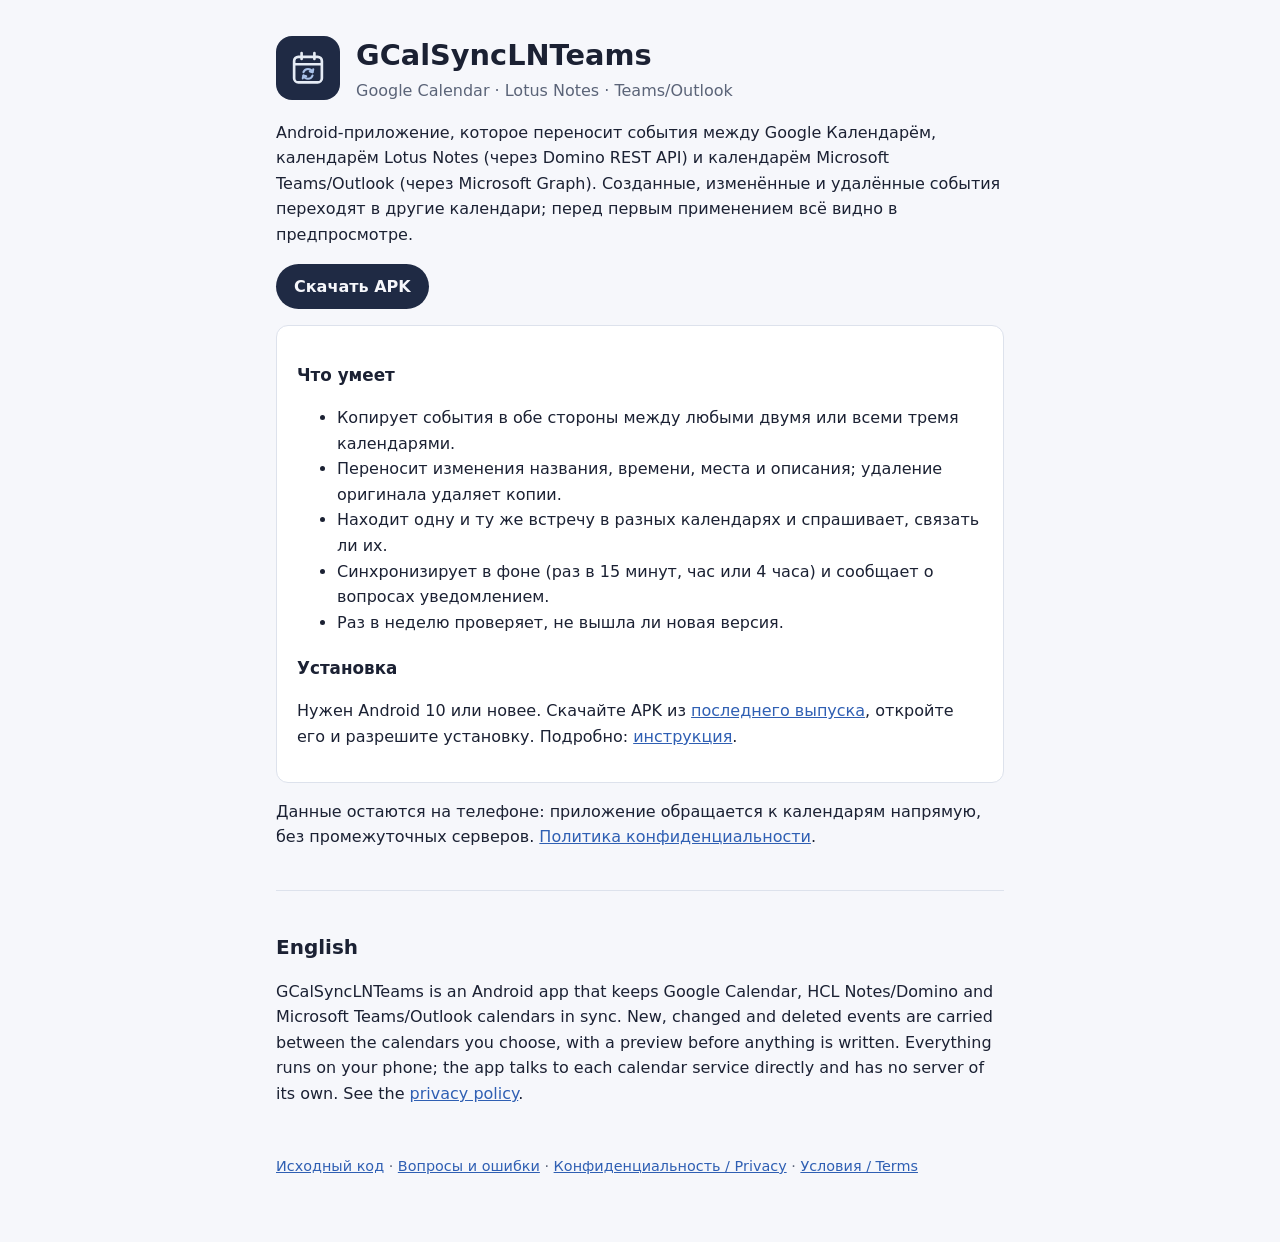
<file: index.html>
<!doctype html>
<html lang="ru">
<head>
<meta charset="utf-8">
<meta name="viewport" content="width=device-width,initial-scale=1">
<title>GCalSyncLNTeams</title>
<meta name="description" content="Синхронизация календарей Google, Lotus Notes (HCL Domino) и Microsoft Teams/Outlook на Android.">
<link rel="icon" href="icon.svg">
<link rel="stylesheet" href="style.css">
</head>
<body>
<main>
<header><img src="icon.svg" alt=""><div><h1>GCalSyncLNTeams</h1><div class="muted">Google Calendar · Lotus Notes · Teams/Outlook</div></div></header>

<p>Android-приложение, которое переносит события между Google Календарём, календарём Lotus Notes (через Domino REST API) и календарём Microsoft Teams/Outlook (через Microsoft Graph). Созданные, изменённые и удалённые события переходят в другие календари; перед первым применением всё видно в предпросмотре.</p>

<p><a class="button" href="https://github.com/gudim/GCal2LN2Teams/releases/latest">Скачать APK</a></p>

<div class="card">
<h3>Что умеет</h3>
<ul>
<li>Копирует события в обе стороны между любыми двумя или всеми тремя календарями.</li>
<li>Переносит изменения названия, времени, места и описания; удаление оригинала удаляет копии.</li>
<li>Находит одну и ту же встречу в разных календарях и спрашивает, связать ли их.</li>
<li>Синхронизирует в фоне (раз в 15 минут, час или 4 часа) и сообщает о вопросах уведомлением.</li>
<li>Раз в неделю проверяет, не вышла ли новая версия.</li>
</ul>
<h3>Установка</h3>
<p>Нужен Android 10 или новее. Скачайте APK из <a href="https://github.com/gudim/GCal2LN2Teams/releases/latest">последнего выпуска</a>, откройте его и разрешите установку. Подробно: <a href="https://github.com/gudim/GCal2LN2Teams/blob/main/mobile/INSTALL.md">инструкция</a>.</p>
</div>

<p>Данные остаются на телефоне: приложение обращается к календарям напрямую, без промежуточных серверов. <a href="privacy.html">Политика конфиденциальности</a>.</p>

<hr>

<h2 lang="en">English</h2>
<p lang="en">GCalSyncLNTeams is an Android app that keeps Google Calendar, HCL Notes/Domino and Microsoft Teams/Outlook calendars in sync. New, changed and deleted events are carried between the calendars you choose, with a preview before anything is written. Everything runs on your phone; the app talks to each calendar service directly and has no server of its own. See the <a href="privacy.html">privacy policy</a>.</p>

<footer>
<a href="https://github.com/gudim/GCal2LN2Teams">Исходный код</a> ·
<a href="https://github.com/gudim/GCal2LN2Teams/issues">Вопросы и ошибки</a> ·
<a href="privacy.html">Конфиденциальность / Privacy</a> ·
<a href="terms.html">Условия / Terms</a>
</footer>
</main>
</body>
</html>
</file>
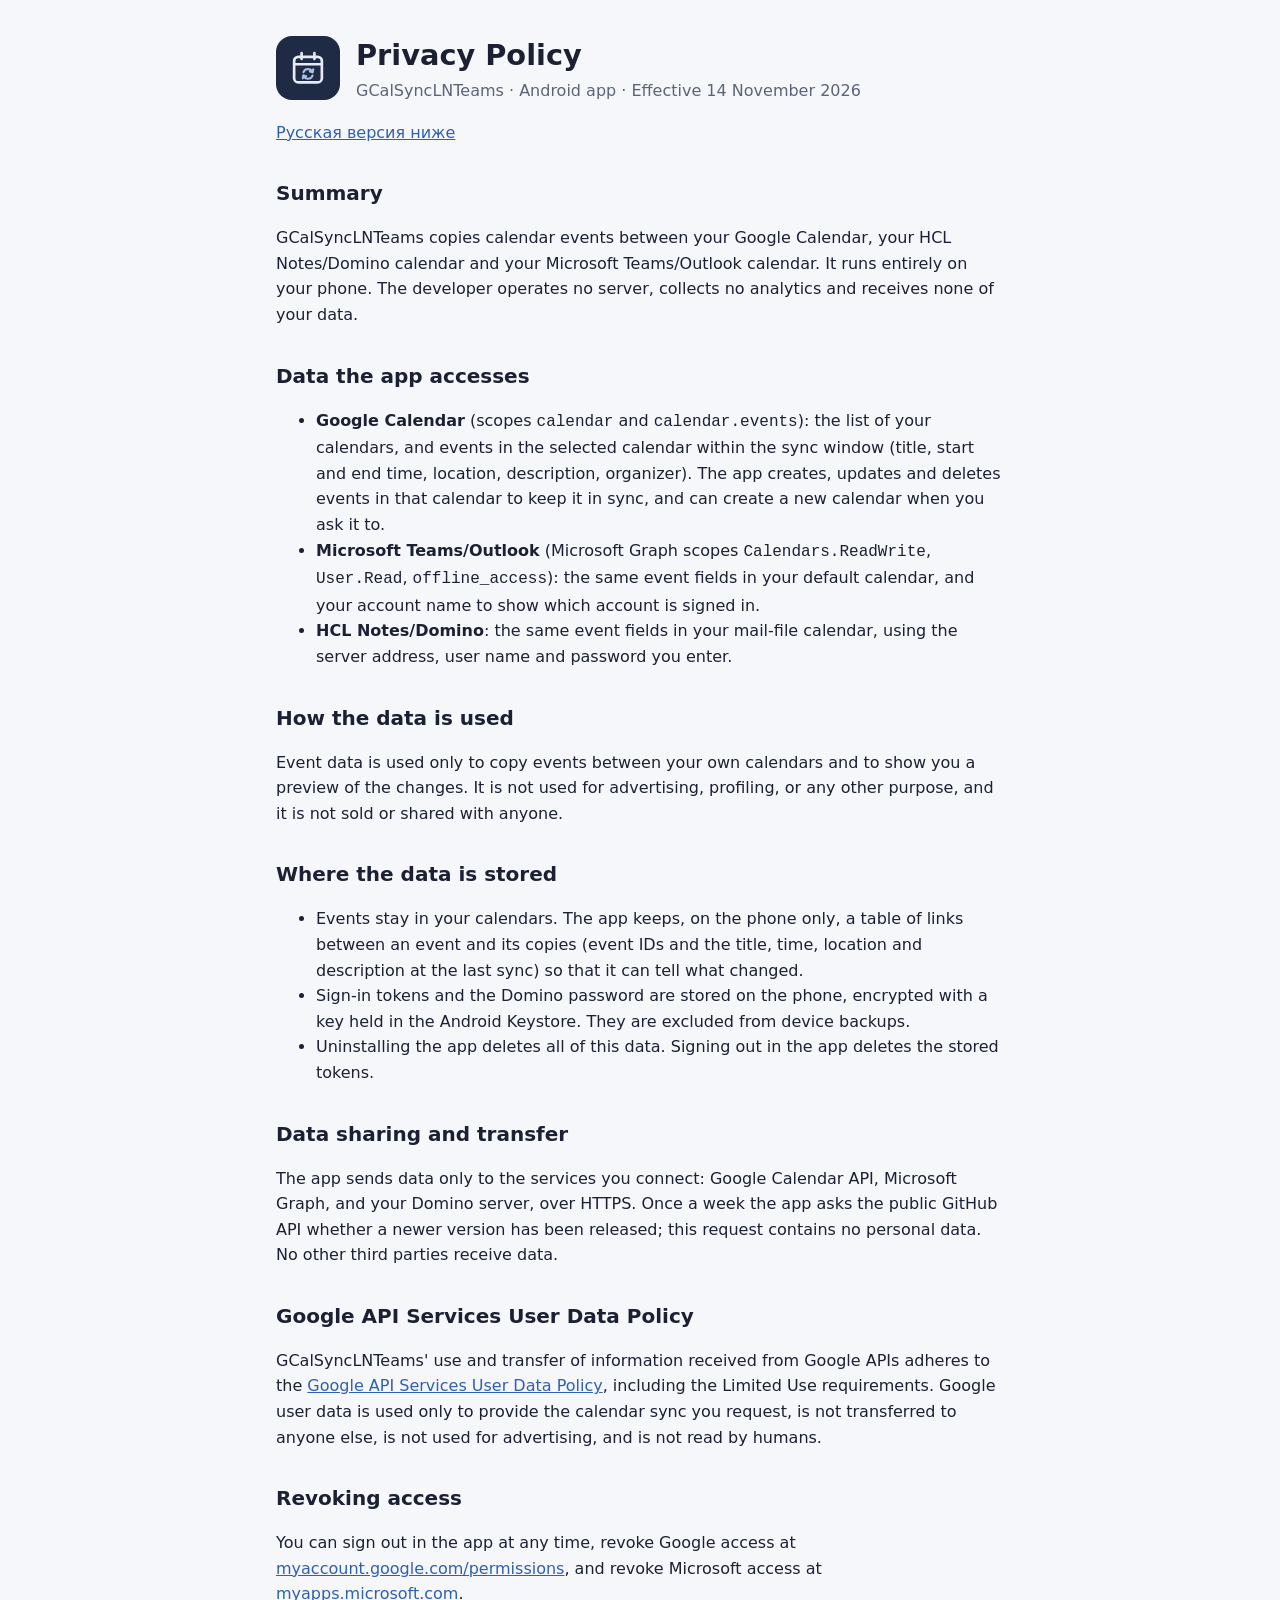
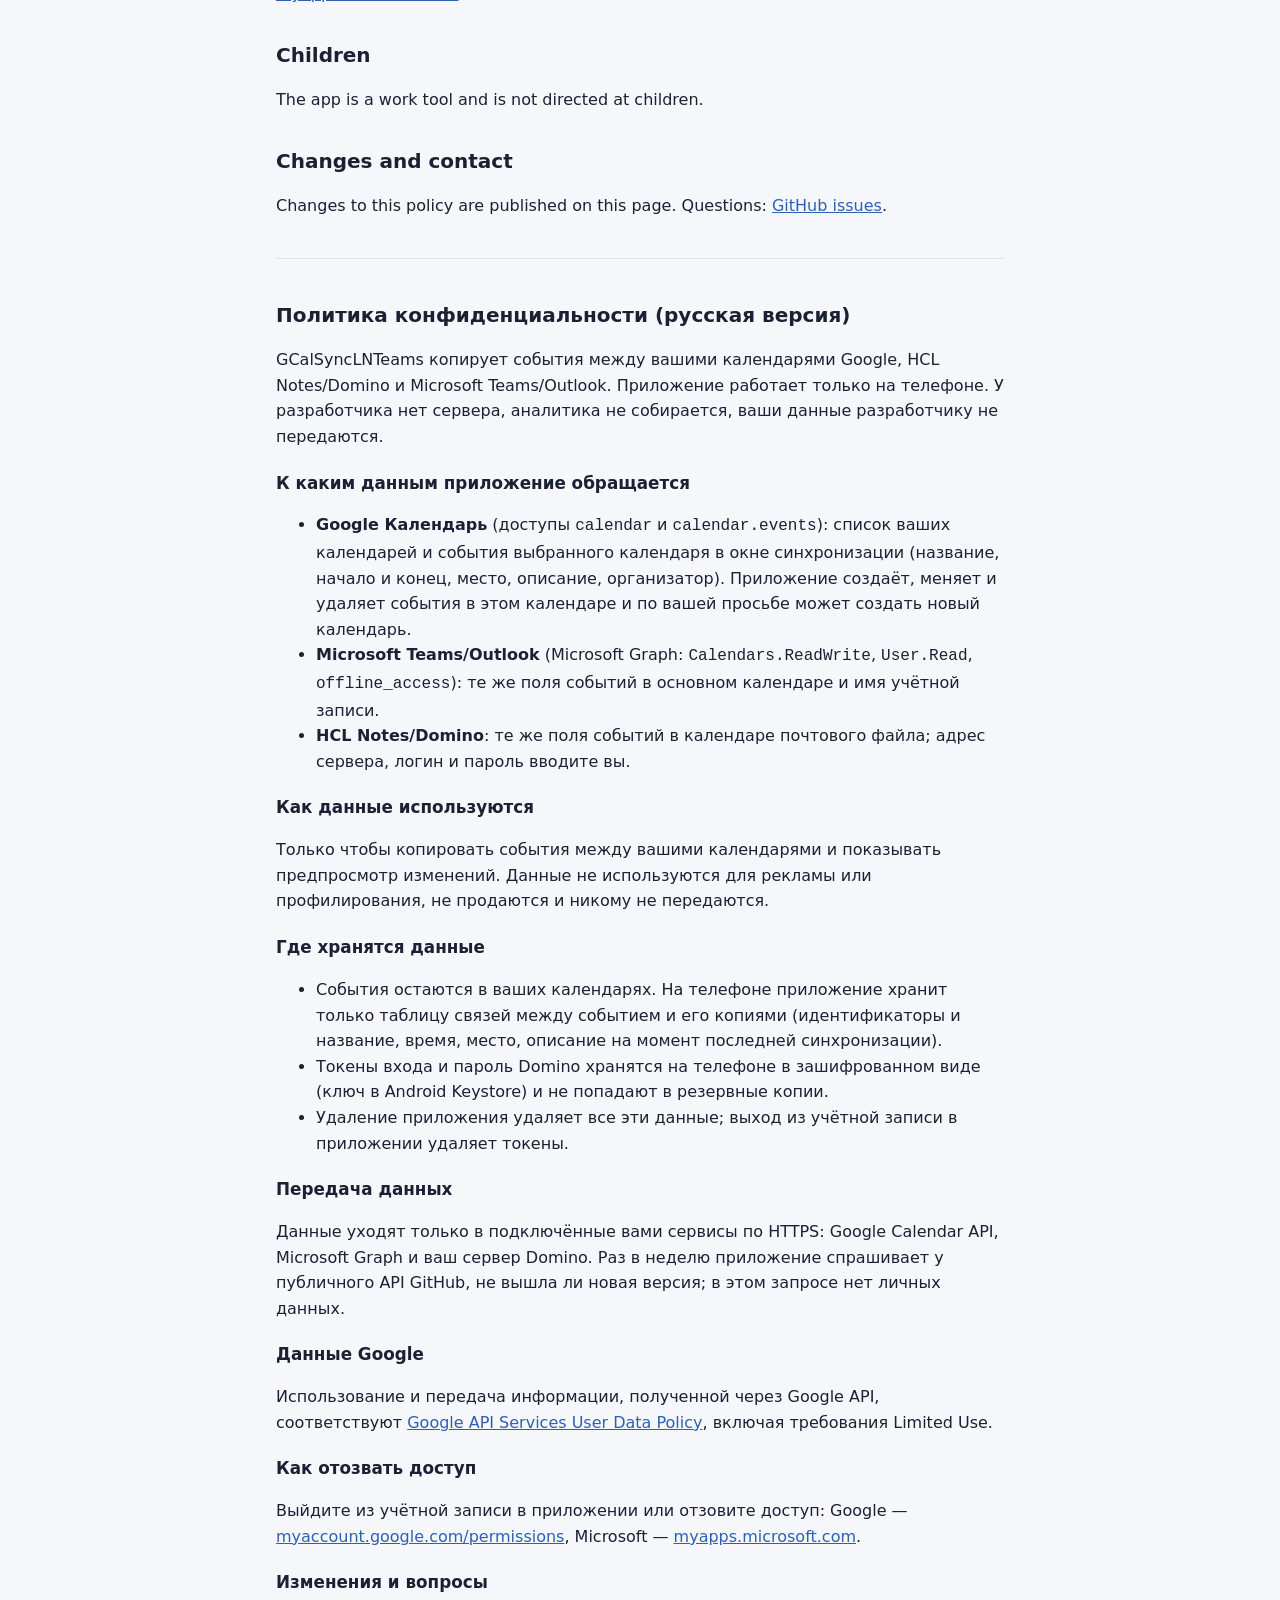
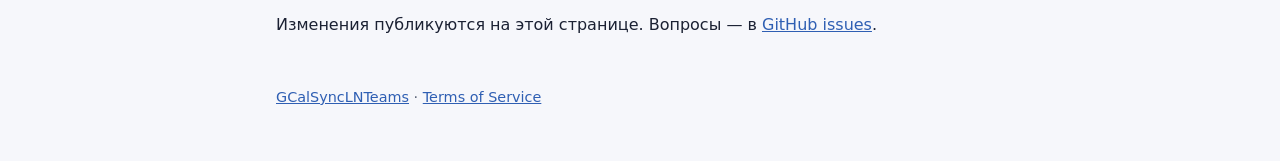
<file: privacy.html>
<!doctype html>
<html lang="en">
<head>
<meta charset="utf-8">
<meta name="viewport" content="width=device-width,initial-scale=1">
<title>Privacy Policy</title>
<link rel="icon" href="icon.svg">
<link rel="stylesheet" href="style.css">
</head>
<body>
<main>
<header><img src="icon.svg" alt=""><div><h1>Privacy Policy</h1><div class="muted">GCalSyncLNTeams · Android app · Effective 14 November 2026</div></div></header>

<p><a href="#ru">Русская версия ниже</a></p>

<h2>Summary</h2>
<p>GCalSyncLNTeams copies calendar events between your Google Calendar, your HCL Notes/Domino calendar and your Microsoft Teams/Outlook calendar. It runs entirely on your phone. The developer operates no server, collects no analytics and receives none of your data.</p>

<h2>Data the app accesses</h2>
<ul>
<li><b>Google Calendar</b> (scopes <code>calendar</code> and <code>calendar.events</code>): the list of your calendars, and events in the selected calendar within the sync window (title, start and end time, location, description, organizer). The app creates, updates and deletes events in that calendar to keep it in sync, and can create a new calendar when you ask it to.</li>
<li><b>Microsoft Teams/Outlook</b> (Microsoft Graph scopes <code>Calendars.ReadWrite</code>, <code>User.Read</code>, <code>offline_access</code>): the same event fields in your default calendar, and your account name to show which account is signed in.</li>
<li><b>HCL Notes/Domino</b>: the same event fields in your mail-file calendar, using the server address, user name and password you enter.</li>
</ul>

<h2>How the data is used</h2>
<p>Event data is used only to copy events between your own calendars and to show you a preview of the changes. It is not used for advertising, profiling, or any other purpose, and it is not sold or shared with anyone.</p>

<h2>Where the data is stored</h2>
<ul>
<li>Events stay in your calendars. The app keeps, on the phone only, a table of links between an event and its copies (event IDs and the title, time, location and description at the last sync) so that it can tell what changed.</li>
<li>Sign-in tokens and the Domino password are stored on the phone, encrypted with a key held in the Android Keystore. They are excluded from device backups.</li>
<li>Uninstalling the app deletes all of this data. Signing out in the app deletes the stored tokens.</li>
</ul>

<h2>Data sharing and transfer</h2>
<p>The app sends data only to the services you connect: Google Calendar API, Microsoft Graph, and your Domino server, over HTTPS. Once a week the app asks the public GitHub API whether a newer version has been released; this request contains no personal data. No other third parties receive data.</p>

<h2>Google API Services User Data Policy</h2>
<p>GCalSyncLNTeams' use and transfer of information received from Google APIs adheres to the <a href="https://developers.google.com/terms/api-services-user-data-policy">Google API Services User Data Policy</a>, including the Limited Use requirements. Google user data is used only to provide the calendar sync you request, is not transferred to anyone else, is not used for advertising, and is not read by humans.</p>

<h2>Revoking access</h2>
<p>You can sign out in the app at any time, revoke Google access at <a href="https://myaccount.google.com/permissions">myaccount.google.com/permissions</a>, and revoke Microsoft access at <a href="https://myapps.microsoft.com">myapps.microsoft.com</a>.</p>

<h2>Children</h2>
<p>The app is a work tool and is not directed at children.</p>

<h2>Changes and contact</h2>
<p>Changes to this policy are published on this page. Questions: <a href="https://github.com/gudim/GCal2LN2Teams/issues">GitHub issues</a>.</p>

<hr>

<h2 id="ru" lang="ru">Политика конфиденциальности (русская версия)</h2>
<div lang="ru">
<p>GCalSyncLNTeams копирует события между вашими календарями Google, HCL Notes/Domino и Microsoft Teams/Outlook. Приложение работает только на телефоне. У разработчика нет сервера, аналитика не собирается, ваши данные разработчику не передаются.</p>

<h3>К каким данным приложение обращается</h3>
<ul>
<li><b>Google Календарь</b> (доступы <code>calendar</code> и <code>calendar.events</code>): список ваших календарей и события выбранного календаря в окне синхронизации (название, начало и конец, место, описание, организатор). Приложение создаёт, меняет и удаляет события в этом календаре и по вашей просьбе может создать новый календарь.</li>
<li><b>Microsoft Teams/Outlook</b> (Microsoft Graph: <code>Calendars.ReadWrite</code>, <code>User.Read</code>, <code>offline_access</code>): те же поля событий в основном календаре и имя учётной записи.</li>
<li><b>HCL Notes/Domino</b>: те же поля событий в календаре почтового файла; адрес сервера, логин и пароль вводите вы.</li>
</ul>

<h3>Как данные используются</h3>
<p>Только чтобы копировать события между вашими календарями и показывать предпросмотр изменений. Данные не используются для рекламы или профилирования, не продаются и никому не передаются.</p>

<h3>Где хранятся данные</h3>
<ul>
<li>События остаются в ваших календарях. На телефоне приложение хранит только таблицу связей между событием и его копиями (идентификаторы и название, время, место, описание на момент последней синхронизации).</li>
<li>Токены входа и пароль Domino хранятся на телефоне в зашифрованном виде (ключ в Android Keystore) и не попадают в резервные копии.</li>
<li>Удаление приложения удаляет все эти данные; выход из учётной записи в приложении удаляет токены.</li>
</ul>

<h3>Передача данных</h3>
<p>Данные уходят только в подключённые вами сервисы по HTTPS: Google Calendar API, Microsoft Graph и ваш сервер Domino. Раз в неделю приложение спрашивает у публичного API GitHub, не вышла ли новая версия; в этом запросе нет личных данных.</p>

<h3>Данные Google</h3>
<p>Использование и передача информации, полученной через Google API, соответствуют <a href="https://developers.google.com/terms/api-services-user-data-policy">Google API Services User Data Policy</a>, включая требования Limited Use.</p>

<h3>Как отозвать доступ</h3>
<p>Выйдите из учётной записи в приложении или отзовите доступ: Google — <a href="https://myaccount.google.com/permissions">myaccount.google.com/permissions</a>, Microsoft — <a href="https://myapps.microsoft.com">myapps.microsoft.com</a>.</p>

<h3>Изменения и вопросы</h3>
<p>Изменения публикуются на этой странице. Вопросы — в <a href="https://github.com/gudim/GCal2LN2Teams/issues">GitHub issues</a>.</p>
</div>

<footer><a href="index.html">GCalSyncLNTeams</a> · <a href="terms.html">Terms of Service</a></footer>
</main>
</body>
</html>
</file>
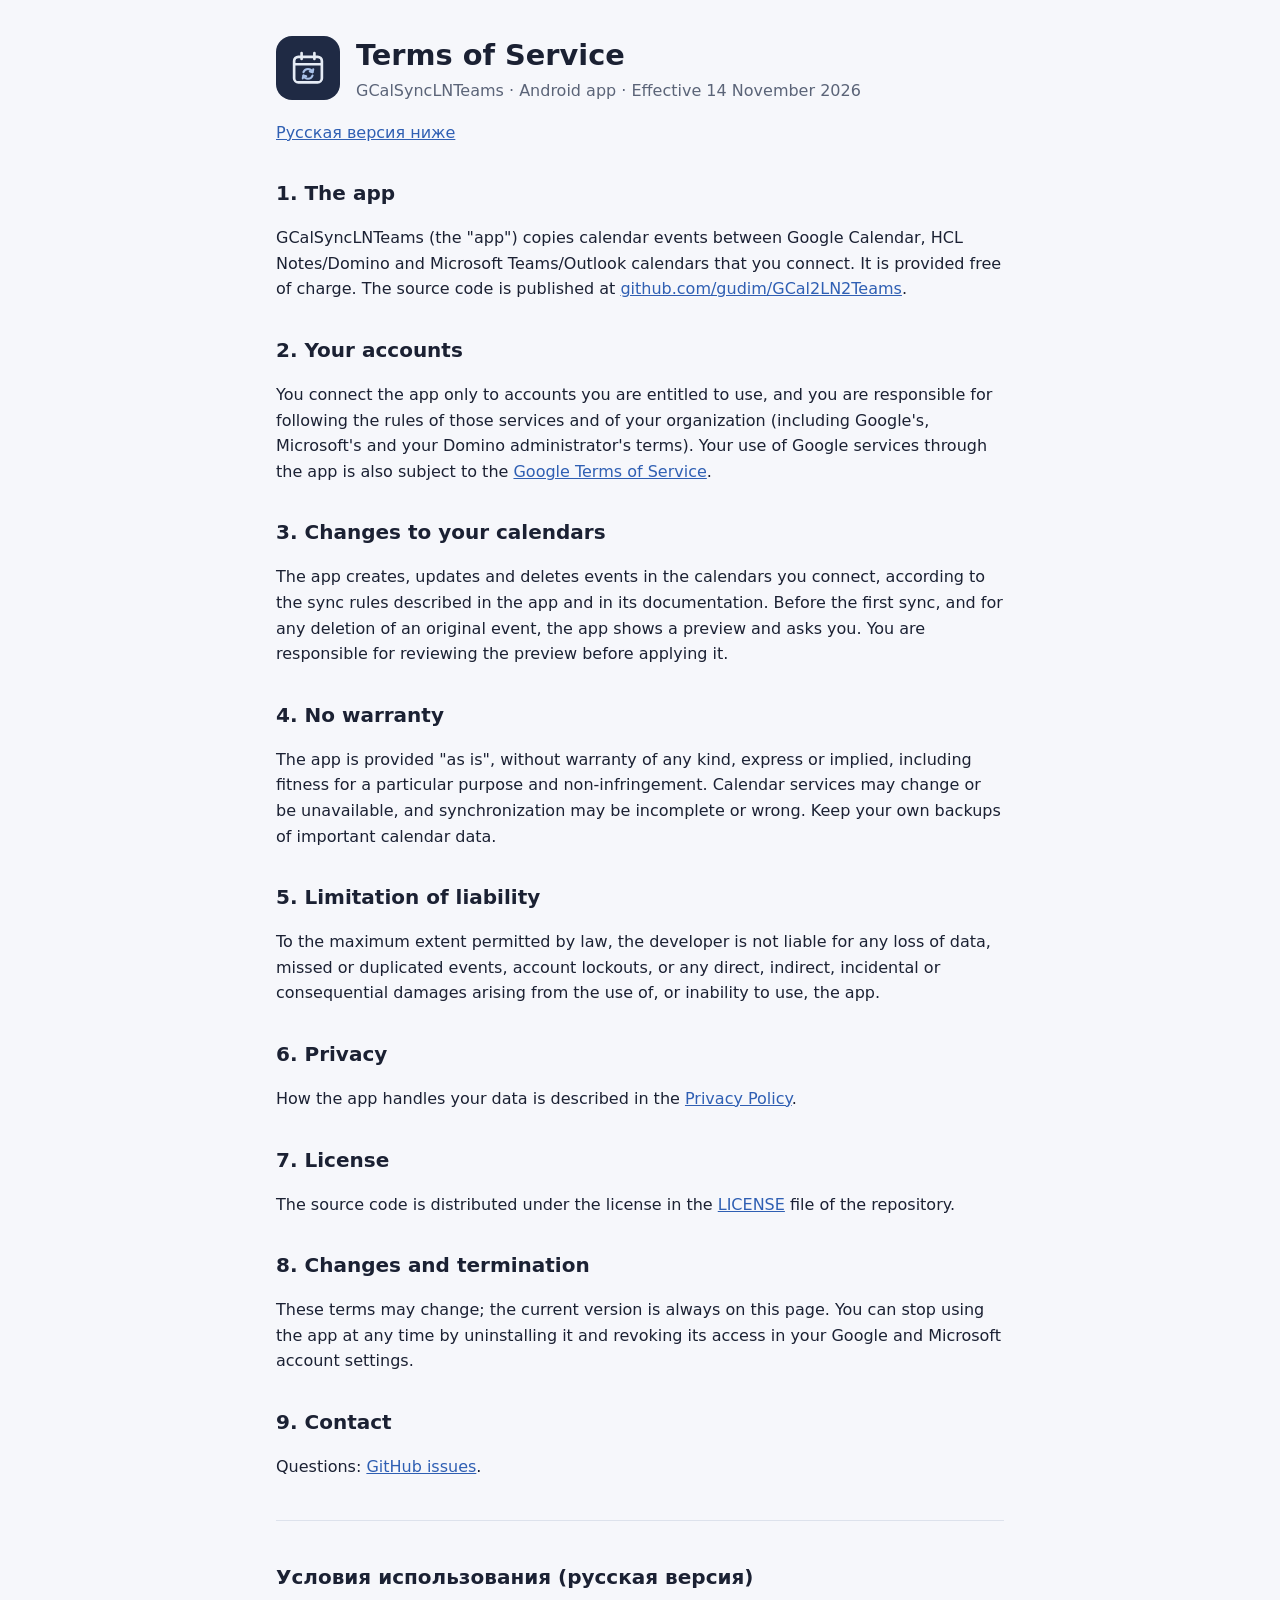
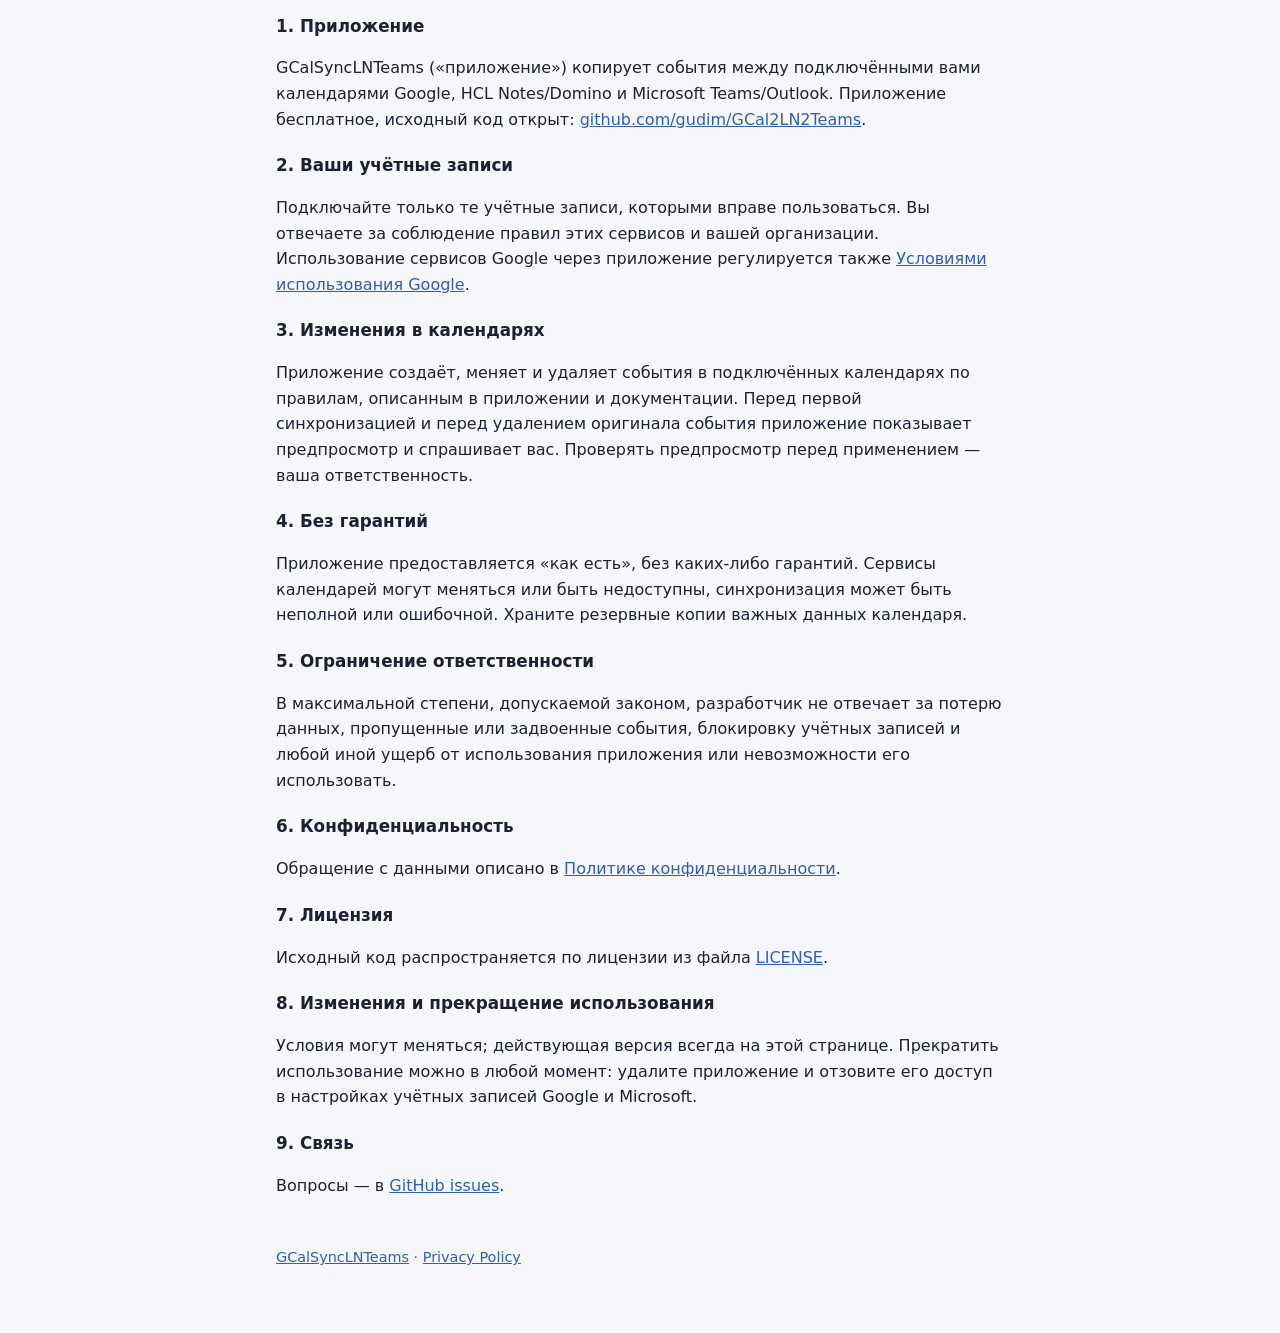
<file: terms.html>
<!doctype html>
<html lang="en">
<head>
<meta charset="utf-8">
<meta name="viewport" content="width=device-width,initial-scale=1">
<title>Terms of Service</title>
<link rel="icon" href="icon.svg">
<link rel="stylesheet" href="style.css">
</head>
<body>
<main>
<header><img src="icon.svg" alt=""><div><h1>Terms of Service</h1><div class="muted">GCalSyncLNTeams · Android app · Effective 14 November 2026</div></div></header>

<p><a href="#ru">Русская версия ниже</a></p>

<h2>1. The app</h2>
<p>GCalSyncLNTeams (the "app") copies calendar events between Google Calendar, HCL Notes/Domino and Microsoft Teams/Outlook calendars that you connect. It is provided free of charge. The source code is published at <a href="https://github.com/gudim/GCal2LN2Teams">github.com/gudim/GCal2LN2Teams</a>.</p>

<h2>2. Your accounts</h2>
<p>You connect the app only to accounts you are entitled to use, and you are responsible for following the rules of those services and of your organization (including Google's, Microsoft's and your Domino administrator's terms). Your use of Google services through the app is also subject to the <a href="https://policies.google.com/terms">Google Terms of Service</a>.</p>

<h2>3. Changes to your calendars</h2>
<p>The app creates, updates and deletes events in the calendars you connect, according to the sync rules described in the app and in its documentation. Before the first sync, and for any deletion of an original event, the app shows a preview and asks you. You are responsible for reviewing the preview before applying it.</p>

<h2>4. No warranty</h2>
<p>The app is provided "as is", without warranty of any kind, express or implied, including fitness for a particular purpose and non-infringement. Calendar services may change or be unavailable, and synchronization may be incomplete or wrong. Keep your own backups of important calendar data.</p>

<h2>5. Limitation of liability</h2>
<p>To the maximum extent permitted by law, the developer is not liable for any loss of data, missed or duplicated events, account lockouts, or any direct, indirect, incidental or consequential damages arising from the use of, or inability to use, the app.</p>

<h2>6. Privacy</h2>
<p>How the app handles your data is described in the <a href="privacy.html">Privacy Policy</a>.</p>

<h2>7. License</h2>
<p>The source code is distributed under the license in the <a href="https://github.com/gudim/GCal2LN2Teams/blob/main/LICENSE">LICENSE</a> file of the repository.</p>

<h2>8. Changes and termination</h2>
<p>These terms may change; the current version is always on this page. You can stop using the app at any time by uninstalling it and revoking its access in your Google and Microsoft account settings.</p>

<h2>9. Contact</h2>
<p>Questions: <a href="https://github.com/gudim/GCal2LN2Teams/issues">GitHub issues</a>.</p>

<hr>

<h2 id="ru" lang="ru">Условия использования (русская версия)</h2>
<div lang="ru">
<h3>1. Приложение</h3>
<p>GCalSyncLNTeams («приложение») копирует события между подключёнными вами календарями Google, HCL Notes/Domino и Microsoft Teams/Outlook. Приложение бесплатное, исходный код открыт: <a href="https://github.com/gudim/GCal2LN2Teams">github.com/gudim/GCal2LN2Teams</a>.</p>

<h3>2. Ваши учётные записи</h3>
<p>Подключайте только те учётные записи, которыми вправе пользоваться. Вы отвечаете за соблюдение правил этих сервисов и вашей организации. Использование сервисов Google через приложение регулируется также <a href="https://policies.google.com/terms">Условиями использования Google</a>.</p>

<h3>3. Изменения в календарях</h3>
<p>Приложение создаёт, меняет и удаляет события в подключённых календарях по правилам, описанным в приложении и документации. Перед первой синхронизацией и перед удалением оригинала события приложение показывает предпросмотр и спрашивает вас. Проверять предпросмотр перед применением — ваша ответственность.</p>

<h3>4. Без гарантий</h3>
<p>Приложение предоставляется «как есть», без каких-либо гарантий. Сервисы календарей могут меняться или быть недоступны, синхронизация может быть неполной или ошибочной. Храните резервные копии важных данных календаря.</p>

<h3>5. Ограничение ответственности</h3>
<p>В максимальной степени, допускаемой законом, разработчик не отвечает за потерю данных, пропущенные или задвоенные события, блокировку учётных записей и любой иной ущерб от использования приложения или невозможности его использовать.</p>

<h3>6. Конфиденциальность</h3>
<p>Обращение с данными описано в <a href="privacy.html">Политике конфиденциальности</a>.</p>

<h3>7. Лицензия</h3>
<p>Исходный код распространяется по лицензии из файла <a href="https://github.com/gudim/GCal2LN2Teams/blob/main/LICENSE">LICENSE</a>.</p>

<h3>8. Изменения и прекращение использования</h3>
<p>Условия могут меняться; действующая версия всегда на этой странице. Прекратить использование можно в любой момент: удалите приложение и отзовите его доступ в настройках учётных записей Google и Microsoft.</p>

<h3>9. Связь</h3>
<p>Вопросы — в <a href="https://github.com/gudim/GCal2LN2Teams/issues">GitHub issues</a>.</p>
</div>

<footer><a href="index.html">GCalSyncLNTeams</a> · <a href="privacy.html">Privacy Policy</a></footer>
</main>
</body>
</html>
</file>
<file: style.css>
:root{--bg:#f6f7fb;--fg:#1b2133;--muted:#5b6478;--card:#fff;--line:#dde2ec;--accent:#1f2a44;--link:#2f5fb3}
@media (prefers-color-scheme:dark){:root{--bg:#121722;--fg:#e6ecf5;--muted:#9aa5bb;--card:#1b2232;--line:#2c3549;--accent:#a9c1e8;--link:#8fb3f0}}
*{box-sizing:border-box}
body{margin:0;background:var(--bg);color:var(--fg);font:16px/1.6 system-ui,-apple-system,"Segoe UI",Roboto,sans-serif}
main{max-width:760px;margin:0 auto;padding:32px 16px 64px}
header{display:flex;gap:16px;align-items:center;margin-bottom:8px}
header img{width:64px;height:64px;border-radius:16px}
h1{font-size:1.8rem;margin:0}
h2{font-size:1.25rem;margin:2rem 0 .5rem}
h3{font-size:1.05rem;margin:1.25rem 0 .25rem}
p,li{color:var(--fg)}
.muted{color:var(--muted)}
a{color:var(--link)}
.card{background:var(--card);border:1px solid var(--line);border-radius:12px;padding:16px 20px;margin:16px 0}
.button{display:inline-block;background:var(--accent);color:var(--bg);text-decoration:none;padding:10px 18px;border-radius:999px;font-weight:600}
footer{margin-top:48px;font-size:.9rem;color:var(--muted)}
hr{border:0;border-top:1px solid var(--line);margin:40px 0}
</file>
